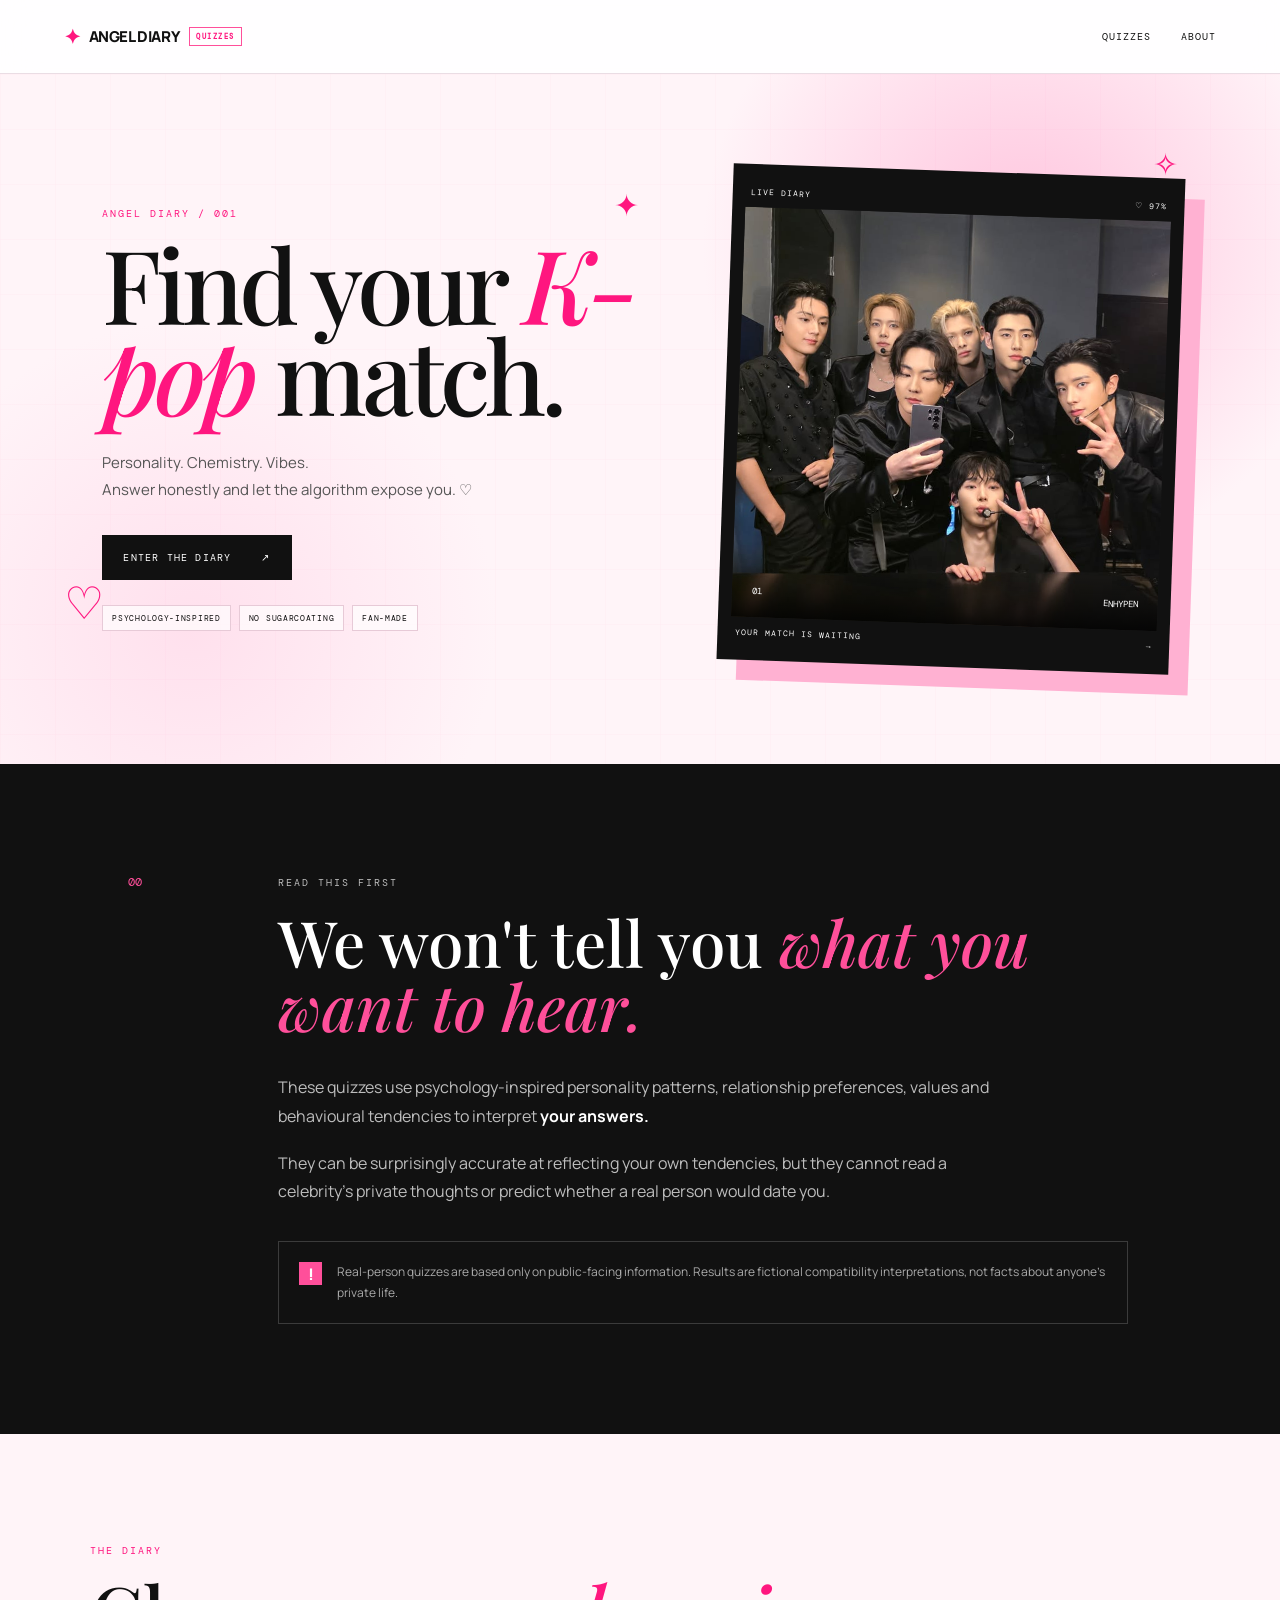
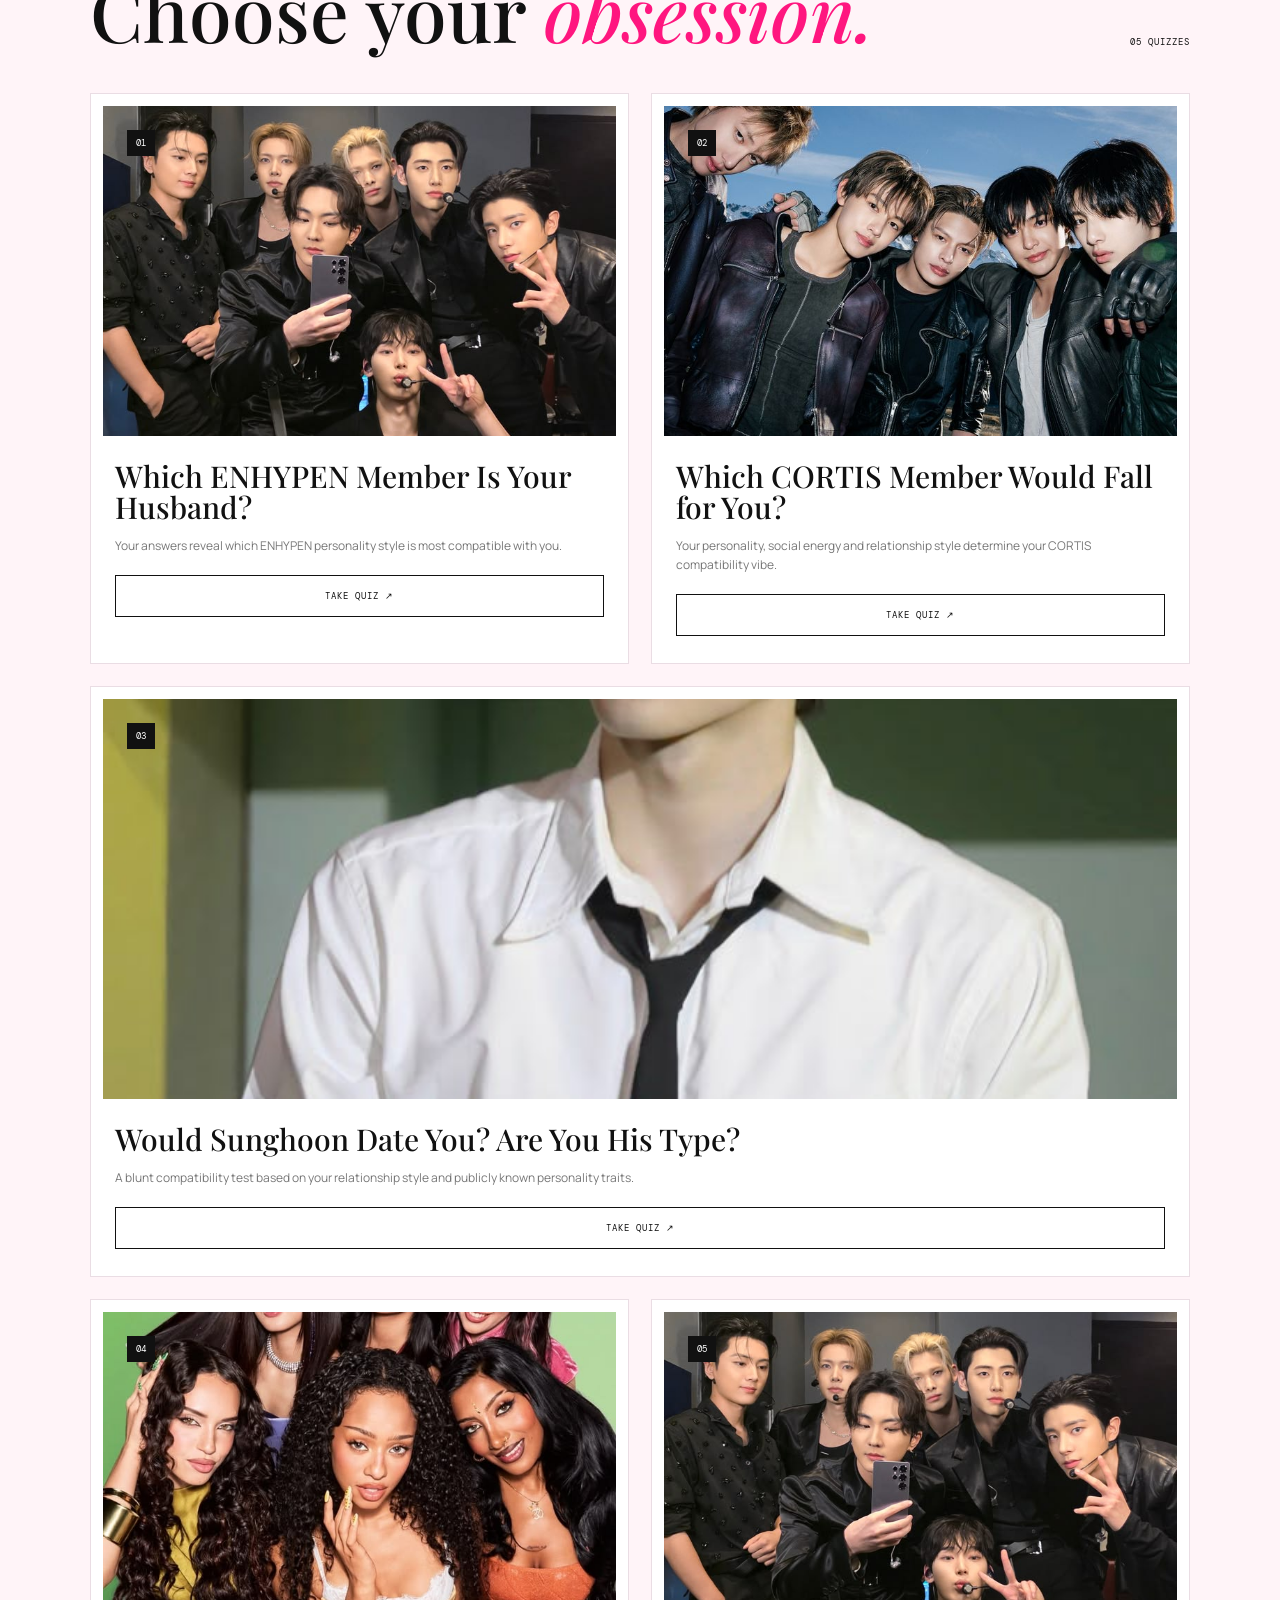
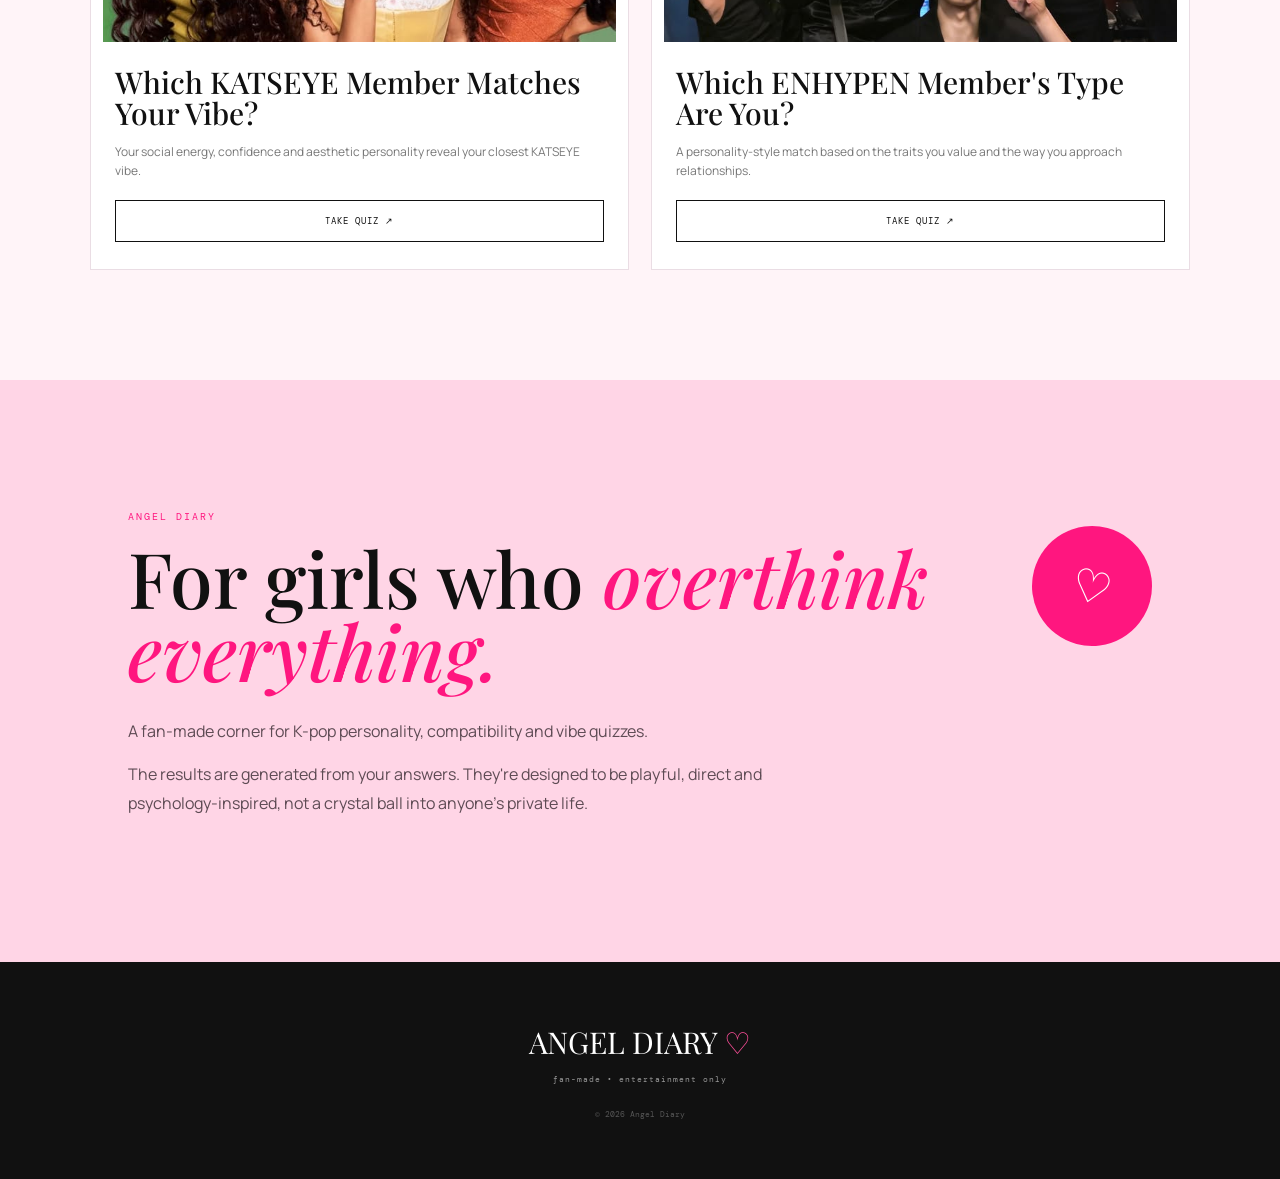
<file: index.html>
<!DOCTYPE html>
<html lang="en">

<head>
    <link rel="stylesheet" href="style.css">

    <meta charset="UTF-8">

    <meta
        name="viewport"
        content="width=device-width, initial-scale=1.0"
    >

    <meta name="theme-color" content="#ff4f9a">

    <title>Angel Diary ♡ Quizzes</title>

    <meta
        name="description"
        content="Angel Diary. K-pop personality, compatibility and vibe quizzes."
    >

    <link rel="preconnect" href="https://fonts.googleapis.com">

    <link rel="preconnect"
          href="https://fonts.gstatic.com"
          crossorigin>

    <link
        href="https://fonts.googleapis.com/css2?family=DM+Mono:wght@400;500&family=Manrope:wght@400;500;600;700;800&family=Playfair+Display:ital,wght@0,500;0,600;0,700;1,500;1,600&display=swap"
        rel="stylesheet"
    >
<meta name="monetag" content="8520795cac97af5b612015462a7d88da">
</head>


<body>

<!-- NAV -->

<header class="navbar">

    <a href="#" class="logo">

        <span class="logo-symbol">✦</span>

        ANGEL DIARY

        <small>QUIZZES</small>

    </a>


    <nav>

        <a href="#quizzes">QUIZZES</a>

        <a href="#about">ABOUT</a>

    </nav>

</header>



<!-- HOME -->

<main id="homePage">


    <!-- HERO -->

    <section class="hero">

        <div class="hero-grid"></div>

        <span class="floating-star star-one">✦</span>

        <span class="floating-star star-two">♡</span>

        <span class="floating-star star-three">✧</span>


        <div class="hero-inner">

            <p class="eyebrow">
                ANGEL DIARY / 001
            </p>


            <h1>

                Find your

                <span>
                    K-pop
                </span>

                match.

            </h1>


            <p class="hero-description">

                Personality. Chemistry. Vibes.

                <br>

                Answer honestly and let the algorithm
                expose you. ♡

            </p>


            <a
                href="#quizzes"
                class="hero-button"
            >

                ENTER THE DIARY

                <span>↗</span>

            </a>


            <div class="hero-mini-tags">

                <span>PSYCHOLOGY-INSPIRED</span>

                <span>NO SUGARCOATING</span>

                <span>FAN-MADE</span>

            </div>

        </div>


        <div class="hero-card">

            <div class="hero-card-top">

                <span>LIVE DIARY</span>

                <span>♡ 97%</span>

            </div>


            <div class="hero-card-image">

                <img
                    src="images/enhypen.jpg"
                    alt="ENHYPEN"
                >

                <div class="image-overlay">

                    <span>01</span>

                    <span>ENHYPEN</span>

                </div>

            </div>


            <div class="hero-card-bottom">

                <span>
                    YOUR MATCH IS WAITING
                </span>

                <span>→</span>

            </div>

        </div>

    </section>



    <!-- TRUTH -->

    <section class="truth-section">

        <div class="truth-number">
            00
        </div>


        <div class="truth-content">

            <p class="section-label">
                READ THIS FIRST
            </p>

            <h2>
                We won't tell you
                <i>what you want to hear.</i>
            </h2>


            <p>
                These quizzes use psychology-inspired
                personality patterns, relationship preferences,
                values and behavioural tendencies to interpret
                <strong>your answers.</strong>
            </p>


            <p>
                They can be surprisingly accurate at reflecting
                your own tendencies, but they cannot read a
                celebrity's private thoughts or predict whether
                a real person would date you.
            </p>


            <div class="truth-box">

                <span>!</span>

                <p>
                    Real-person quizzes are based only on
                    public-facing information. Results are
                    fictional compatibility interpretations,
                    not facts about anyone's private life.
                </p>

            </div>

        </div>

    </section>



    <!-- QUIZZES -->

    <section
        id="quizzes"
        class="quiz-section"
    >

        <div class="section-header">

            <div>

                <p class="section-label">
                    THE DIARY
                </p>

                <h2>
                    Choose your
                    <i>obsession.</i>
                </h2>

            </div>


            <span class="quiz-total">
                05 QUIZZES
            </span>

        </div>


        <div
            id="quizGrid"
            class="quiz-grid"
        >

            <!-- JS -->

        </div>

    </section>



    <!-- ABOUT -->

    <section
        id="about"
        class="about-section"
    >

        <div class="about-sticker">
            ♡
        </div>


        <p class="section-label">
            ANGEL DIARY
        </p>


        <h2>
            For girls who
            <i>overthink everything.</i>
        </h2>


        <p>
            A fan-made corner for K-pop personality,
            compatibility and vibe quizzes.
        </p>


        <p>
            The results are generated from your answers.
            They're designed to be playful, direct and
            psychology-inspired, not a crystal ball into
            anyone's private life.
        </p>

    </section>

</main>



<!-- QUIZ PAGE -->

<main
    id="quizPage"
    class="quiz-page"
>

    <div class="quiz-page-inner">

        <button
            id="backButton"
            class="back-button"
        >
            ← ALL QUIZZES
        </button>


        <div id="quizContent">

            <!-- JS -->

        </div>

    </div>

</main>



<!-- FOOTER -->

<footer>

    <div class="footer-brand">

        ANGEL DIARY
        <span>♡</span>

    </div>


    <p>
        fan-made • entertainment only
    </p>


    <small>
        © 2026 Angel Diary
    </small>

</footer>



<script src="script.js"></script>
    
</body>

    </html>
</file>
<file: style.css>
/* =========================================
   ANGEL DIARY
   MAIN STYLES
========================================= */

:root {

    --pink: #ff4f9a;

    --hot-pink: #ff167f;

    --soft-pink: #ffd6e8;

    --pale-pink: #fff4f8;

    --black: #111111;

    --grey: #737373;

    --white: #ffffff;

    --line: #eadde4;

    --serif: "Playfair Display", Georgia, serif;

    --sans: "Manrope", Arial, sans-serif;

    --mono: "DM Mono", monospace;

}


* {

    box-sizing: border-box;

    margin: 0;

    padding: 0;

}


html {

    scroll-behavior: smooth;

}


body {

    background: var(--pale-pink);

    color: var(--black);

    font-family: var(--sans);

    overflow-x: hidden;

}


button,
a {

    font-family: inherit;

}


a {

    color: inherit;

    text-decoration: none;

}



/* =========================================
   NAVBAR
========================================= */

.navbar {

    height: 74px;

    padding: 0 5vw;

    display: flex;

    align-items: center;

    justify-content: space-between;

    background: rgba(255,255,255,.88);

    backdrop-filter: blur(18px);

    border-bottom: 1px solid var(--line);

    position: sticky;

    top: 0;

    z-index: 1000;

}


.logo {

    font-size: 15px;

    font-weight: 800;

    letter-spacing: -.4px;

    display: flex;

    align-items: center;

    gap: 8px;

}


.logo-symbol {

    color: var(--hot-pink);

    font-size: 20px;

}


.logo small {

    font-family: var(--mono);

    font-size: 7px;

    letter-spacing: 1.5px;

    color: var(--hot-pink);

    border: 1px solid var(--pink);

    padding: 4px 6px;

    margin-left: 2px;

}


nav {

    display: flex;

    gap: 30px;

}


nav a {

    font-family: var(--mono);

    font-size: 10px;

    letter-spacing: 1px;

    transition: .2s;

}


nav a:hover {

    color: var(--hot-pink);

}



/* =========================================
   HERO
========================================= */

.hero {

    min-height: 690px;

    padding: 90px 8vw;

    display: grid;

    grid-template-columns: 1.1fr .9fr;

    align-items: center;

    gap: 70px;

    position: relative;

    overflow: hidden;

    background:

        radial-gradient(
            circle at 80% 25%,
            #ffc3dd 0,
            transparent 28%
        ),

        radial-gradient(
            circle at 15% 80%,
            #ffe0ed 0,
            transparent 25%
        ),

        var(--pale-pink);

}


.hero-grid {

    position: absolute;

    inset: 0;

    opacity: .3;

    background-image:

        linear-gradient(
            rgba(255,79,154,.08) 1px,
            transparent 1px
        ),

        linear-gradient(
            90deg,
            rgba(255,79,154,.08) 1px,
            transparent 1px
        );

    background-size: 55px 55px;

}


.hero-inner {

    position: relative;

    z-index: 2;

}


.eyebrow,
.section-label {

    font-family: var(--mono);

    font-size: 10px;

    letter-spacing: 2px;

    color: var(--hot-pink);

    margin-bottom: 18px;

}


.hero h1 {

    font-family: var(--serif);

    font-weight: 500;

    font-size: clamp(60px, 8vw, 110px);

    line-height: .88;

    letter-spacing: -5px;

    max-width: 800px;

}


.hero h1 span {

    color: var(--hot-pink);

    font-style: italic;

}


.hero-description {

    margin-top: 30px;

    font-size: 15px;

    line-height: 1.8;

    color: #555;

    max-width: 480px;

}


.hero-button {

    display: inline-flex;

    align-items: center;

    gap: 30px;

    margin-top: 32px;

    padding: 16px 21px;

    color: white;

    background: var(--black);

    font-family: var(--mono);

    font-size: 10px;

    letter-spacing: 1.2px;

    transition: .25s;

}


.hero-button:hover {

    background: var(--hot-pink);

    transform: translateY(-3px);

}


.hero-mini-tags {

    display: flex;

    flex-wrap: wrap;

    gap: 8px;

    margin-top: 25px;

}


.hero-mini-tags span {

    border: 1px solid #e7cad7;

    background: rgba(255,255,255,.7);

    padding: 7px 9px;

    font-family: var(--mono);

    font-size: 8px;

    letter-spacing: .7px;

}


.hero-card {

    position: relative;

    z-index: 2;

    background: var(--black);

    color: white;

    padding: 13px;

    transform: rotate(2deg);

    box-shadow: 20px 20px 0 #ffb1d2;

}


.hero-card-top,
.hero-card-bottom {

    display: flex;

    justify-content: space-between;

    padding: 10px 5px;

    font-family: var(--mono);

    font-size: 8px;

    letter-spacing: 1px;

}


.hero-card-image {

    height: 410px;

    position: relative;

    overflow: hidden;

}


.hero-card-image img {

    width: 100%;

    height: 100%;

    object-fit: cover;

    display: block;

}


.image-overlay {

    position: absolute;

    bottom: 0;

    left: 0;

    right: 0;

    padding: 20px;

    display: flex;

    justify-content: space-between;

    background: linear-gradient(
        transparent,
        rgba(0,0,0,.8)
    );

    font-family: var(--mono);

    font-size: 9px;

}


.floating-star {

    position: absolute;

    color: var(--hot-pink);

    z-index: 1;

    font-size: 30px;

}


.star-one {

    top: 16%;

    left: 48%;

}


.star-two {

    top: 72%;

    left: 5%;

    font-size: 45px;

}


.star-three {

    top: 10%;

    right: 8%;

}



/* =========================================
   TRUTH
========================================= */

.truth-section {

    padding: 110px 10vw;

    display: grid;

    grid-template-columns: 100px 1fr;

    gap: 50px;

    background: var(--black);

    color: white;

}


.truth-number {

    font-family: var(--mono);

    color: var(--pink);

    font-size: 12px;

}


.truth-content {

    max-width: 850px;

}


.truth-content h2 {

    font-family: var(--serif);

    font-weight: 500;

    font-size: clamp(40px, 5vw, 70px);

    line-height: 1;

    margin-bottom: 35px;

}


.truth-content h2 i {

    color: var(--pink);

}


.truth-content > p {

    color: #bdbdbd;

    line-height: 1.8;

    margin-bottom: 18px;

    max-width: 720px;

}


.truth-content strong {

    color: white;

}


.truth-box {

    margin-top: 35px;

    padding: 20px;

    border: 1px solid #3b3b3b;

    display: flex;

    gap: 15px;

    align-items: flex-start;

}


.truth-box span {

    background: var(--pink);

    color: white;

    width: 23px;

    height: 23px;

    display: grid;

    place-items: center;

    font-weight: 800;

    flex-shrink: 0;

}


.truth-box p {

    color: #aaa;

    font-size: 12px;

    line-height: 1.7;

}



/* =========================================
   QUIZ SECTION
========================================= */

.quiz-section {

    padding: 110px 7vw;

}


.section-header {

    display: flex;

    justify-content: space-between;

    align-items: flex-end;

    margin-bottom: 45px;

}


.section-header h2,
.about-section h2 {

    font-family: var(--serif);

    font-size: clamp(45px, 6vw, 80px);

    font-weight: 500;

    line-height: .95;

}


.section-header h2 i,
.about-section h2 i {

    color: var(--hot-pink);

}


.quiz-total {

    font-family: var(--mono);

    font-size: 9px;

    letter-spacing: 1px;

}


.quiz-grid {

    display: grid;

    grid-template-columns: repeat(2, 1fr);

    gap: 22px;

}


.quiz-card {

    background: white;

    border: 1px solid var(--line);

    padding: 12px;

    transition: .3s;

    position: relative;

}


.quiz-card:hover {

    transform: translateY(-7px);

    box-shadow: 12px 15px 0 #ffc4dd;

}


.quiz-card:nth-child(3) {

    grid-column: span 2;

}


.quiz-card-image {

    height: 330px;

    overflow: hidden;

    position: relative;

    background: #f9e7ef;

}


.quiz-card:nth-child(3) .quiz-card-image {

    height: 400px;

}


.quiz-card-image img {

    width: 100%;

    height: 100%;

    object-fit: cover;

    display: block;

}


.quiz-placeholder {

    width: 100%;

    height: 100%;

    display: grid;

    place-items: center;

    background:

        linear-gradient(
            135deg,
            #ffd3e5,
            #fff3f8
        );

    color: var(--hot-pink);

    font-family: var(--mono);

    font-size: 10px;

    letter-spacing: 2px;

}


.quiz-number {

    position: absolute;

    top: 24px;

    left: 24px;

    background: var(--black);

    color: white;

    padding: 7px 9px;

    font-family: var(--mono);

    font-size: 9px;

    z-index: 3;

}


.quiz-card-content {

    padding: 25px 12px 15px;

}


.quiz-card-content h3 {

    font-family: var(--serif);

    font-size: 30px;

    font-weight: 500;

    line-height: 1.05;

    margin-bottom: 12px;

}


.quiz-card-content p {

    font-size: 12px;

    color: #777;

    line-height: 1.6;

    max-width: 550px;

}


.quiz-button {

    margin-top: 20px;

    width: 100%;

    padding: 14px;

    border: 1px solid var(--black);

    background: white;

    color: var(--black);

    cursor: pointer;

    font-family: var(--mono);

    font-size: 9px;

    letter-spacing: 1px;

    transition: .2s;

}


.quiz-button:hover {

    background: var(--black);

    color: white;

}



/* =========================================
   ABOUT
========================================= */

.about-section {

    position: relative;

    padding: 130px 10vw;

    background: #ffd5e6;

    overflow: hidden;

}


.about-section h2 {

    max-width: 900px;

    margin-bottom: 30px;

}


.about-section > p:not(.section-label) {

    max-width: 650px;

    line-height: 1.8;

    color: #5e4b54;

    margin-bottom: 14px;

}


.about-sticker {

    position: absolute;

    right: 10%;

    top: 25%;

    width: 120px;

    height: 120px;

    border-radius: 50%;

    background: var(--hot-pink);

    color: white;

    display: grid;

    place-items: center;

    font-size: 45px;

    transform: rotate(15deg);

}



/* =========================================
   QUIZ PAGE
========================================= */

.quiz-page {

    display: none;

    min-height: calc(100vh - 74px);

    background:

        radial-gradient(
            circle at 80% 15%,
            #ffd0e3,
            transparent 25%
        ),

        var(--pale-pink);

    padding: 45px 20px 100px;

}


.quiz-page-inner {

    max-width: 850px;

    margin: auto;

}


.back-button {

    border: 0;

    background: transparent;

    cursor: pointer;

    font-family: var(--mono);

    font-size: 9px;

    letter-spacing: 1px;

    padding: 10px 0;

    color: #666;

}


.back-button:hover {

    color: var(--hot-pink);

}


.quiz-header {

    text-align: center;

    margin: 45px auto;

}


.quiz-header .quiz-label {

    font-family: var(--mono);

    color: var(--hot-pink);

    font-size: 9px;

    letter-spacing: 2px;

}


.quiz-header h1 {

    font-family: var(--serif);

    font-size: clamp(40px, 6vw, 70px);

    line-height: .95;

    font-weight: 500;

    margin: 18px auto;

}


.quiz-header p {

    color: #777;

    font-size: 13px;

    max-width: 550px;

    margin: auto;

    line-height: 1.7;

}


.progress-wrap {

    height: 5px;

    background: #eadce3;

    margin: 35px 0;

}


.progress-bar {

    height: 100%;

    background: var(--hot-pink);

    transition: .4s;

}


.question-card {

    background: white;

    border: 1px solid var(--line);

    padding: 45px;

    box-shadow: 12px 12px 0 #ffc5dc;

}


.question-top {

    display: flex;

    justify-content: space-between;

    font-family: var(--mono);

    font-size: 9px;

    letter-spacing: 1px;

    color: #999;

    margin-bottom: 35px;

}


.question-card h2 {

    font-family: var(--serif);

    font-size: clamp(30px, 4vw, 50px);

    font-weight: 500;

    line-height: 1.05;

    margin-bottom: 30px;

}


.answer-list {

    display: grid;

    gap: 10px;

}


.answer-button {

    width: 100%;

    text-align: left;

    padding: 17px 18px;

    background: #fff9fc;

    border: 1px solid #eadce3;

    cursor: pointer;

    display: flex;

    align-items: center;

    gap: 13px;

    font-size: 13px;

    transition: .2s;

}


.answer-letter {

    width: 27px;

    height: 27px;

    border: 1px solid #d8bdc9;

    display: grid;

    place-items: center;

    font-family: var(--mono);

    font-size: 9px;

    flex-shrink: 0;

}


.answer-button:hover {

    background: var(--black);

    color: white;

    border-color: var(--black);

    transform: translateX(5px);

}


.answer-button:hover .answer-letter {

    border-color: var(--pink);

    color: var(--pink);

}



/* =========================================
   RESULT
========================================= */

.result-page {

    text-align: center;

}


.result-label {

    font-family: var(--mono);

    color: var(--hot-pink);

    font-size: 9px;

    letter-spacing: 2px;

}


.result-image {

    width: min(400px, 100%);

    height: 400px;

    margin: 25px auto;

    overflow: hidden;

    background: #ffd5e6;

}


.result-image img {

    width: 100%;

    height: 100%;

    object-fit: cover;

}


.result-page h1 {

    font-family: var(--serif);

    font-weight: 500;

    font-size: clamp(50px, 8vw, 90px);

    line-height: .9;

}


.result-page h1 span {

    color: var(--hot-pink);

    font-style: italic;

}


.result-score {

    display: inline-block;

    margin: 25px 0;

    background: var(--black);

    color: white;

    padding: 10px 15px;

    font-family: var(--mono);

    font-size: 10px;

    letter-spacing: 1px;

}


.result-description {

    max-width: 600px;

    margin: auto;

    color: #555;

    line-height: 1.8;

}


.result-note {

    max-width: 600px;

    margin: 25px auto;

    padding: 18px;

    background: #fff;

    border-left: 3px solid var(--pink);

    color: #777;

    font-size: 11px;

    line-height: 1.7;

    text-align: left;

}


.result-buttons {

    display: flex;

    justify-content: center;

    gap: 10px;

    margin-top: 30px;

    flex-wrap: wrap;

}


.result-button {

    padding: 14px 20px;

    border: 1px solid var(--black);

    background: var(--black);

    color: white;

    cursor: pointer;

    font-family: var(--mono);

    font-size: 9px;

    letter-spacing: 1px;

}


.result-button.secondary {

    background: white;

    color: var(--black);

}



/* =========================================
   FOOTER
========================================= */

footer {

    padding: 60px 7vw;

    background: var(--black);

    color: white;

    text-align: center;

}


.footer-brand {

    font-family: var(--serif);

    font-size: 30px;

}


.footer-brand span {

    color: var(--pink);

}


footer p {

    margin-top: 12px;

    font-family: var(--mono);

    font-size: 8px;

    color: #999;

    letter-spacing: 1px;

}


footer small {

    display: block;

    margin-top: 25px;

    color: #555;

    font-family: var(--mono);

    font-size: 8px;

}



/* =========================================
   MOBILE
========================================= */

@media (max-width: 800px) {

    .navbar {

        padding: 0 20px;

    }


    nav {

        gap: 14px;

    }


    nav a {

        font-size: 8px;

    }


    .hero {

        grid-template-columns: 1fr;

        padding: 65px 22px 90px;

        gap: 50px;

    }


    .hero h1 {

        font-size: 68px;

        letter-spacing: -4px;

    }


    .hero-card {

        max-width: 450px;

        width: 90%;

        margin: auto;

    }


    .truth-section {

        grid-template-columns: 1fr;

        gap: 15px;

        padding: 80px 25px;

    }


    .quiz-section {

        padding: 80px 18px;

    }


    .section-header {

        align-items: flex-start;

        gap: 20px;

    }


    .quiz-grid {

        grid-template-columns: 1fr;

    }


    .quiz-card:nth-child(3) {

        grid-column: span 1;

    }


    .quiz-card-image,
    .quiz-card:nth-child(3) .quiz-card-image {

        height: 320px;

    }


    .question-card {

        padding: 25px 18px;

        box-shadow: 7px 7px 0 #ffc5dc;

    }


    .question-card h2 {

        font-size: 32px;

    }


    .about-section {

        padding: 90px 25px;

    }


    .about-sticker {

        width: 75px;

        height: 75px;

        font-size: 30px;

        right: 7%;

        top: 8%;

    }

}


@media (max-width: 480px) {

    .logo small {

        display: none;

    }


    .hero h1 {

        font-size: 57px;

    }


    .hero-card-image {

        height: 320px;

    }


    .section-header h2,
    .about-section h2 {

        font-size: 48px;

    }


    .question-card {

        padding: 22px 14px;

    }


    .result-image {

        height: 330px;

    }

        }
</file>
